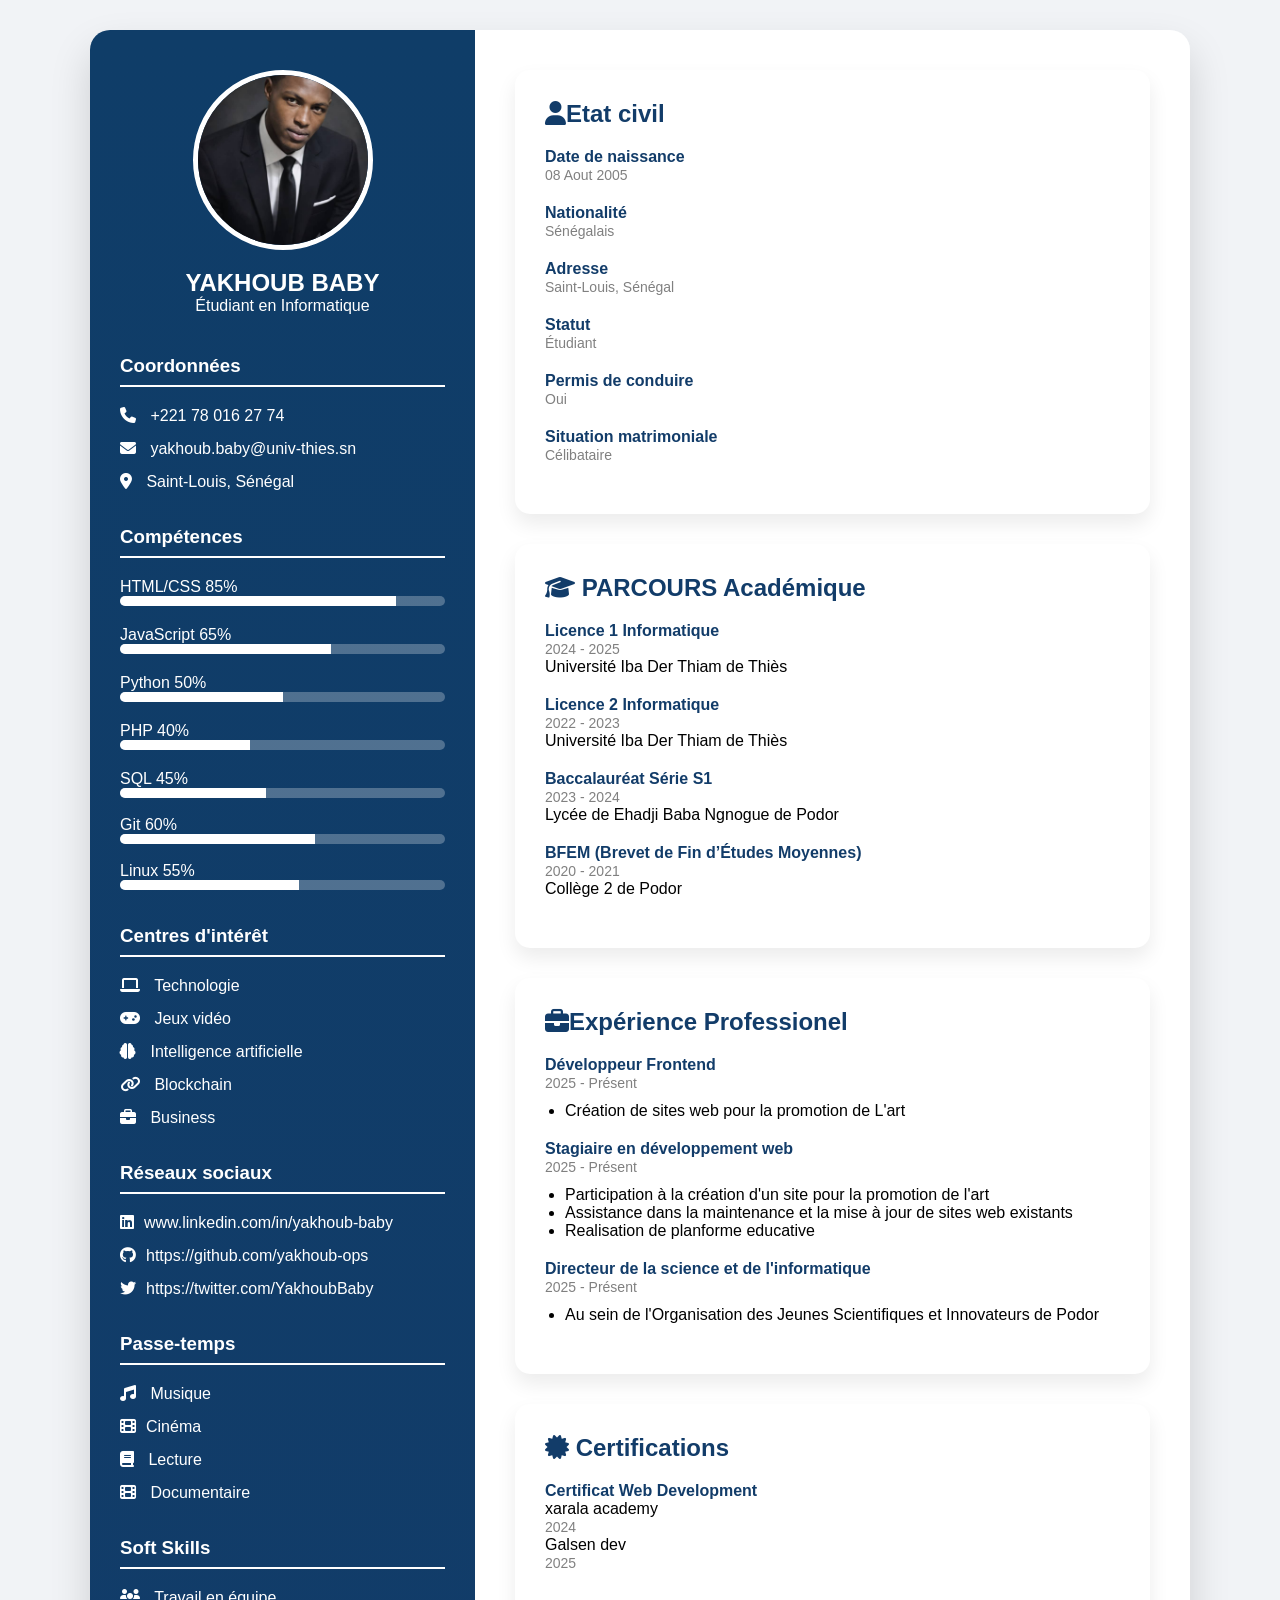
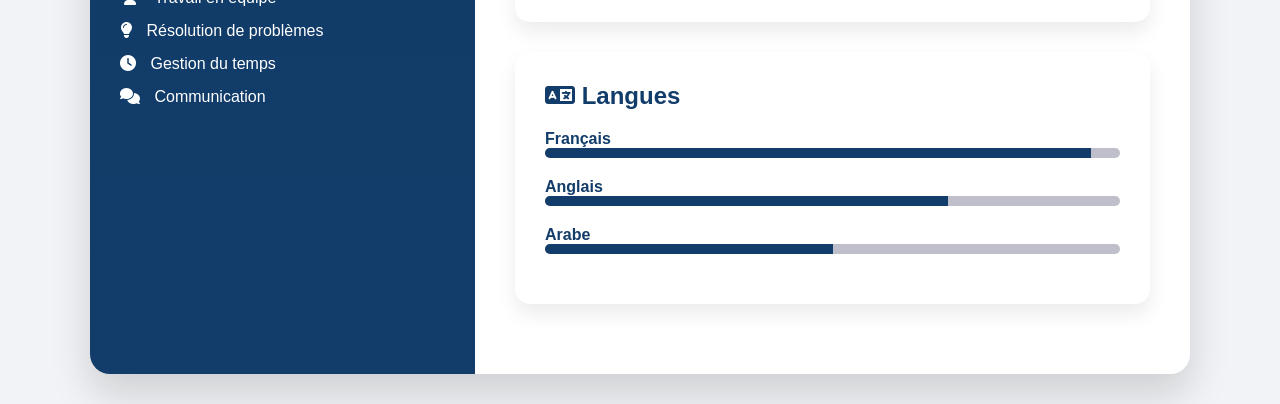
<file: index.html>
<!DOCTYPE html>
<html lang="fr">
<head>
    <meta charset="UTF-8">
    <meta name="viewport" content="width=device-width, initial-scale=1.0">
    <title>CV Professionnel</title>

    <!-- Font Awesome -->
    <link rel="stylesheet"
    href="https://cdnjs.cloudflare.com/ajax/libs/font-awesome/6.5.0/css/all.min.css">

    <link rel="stylesheet" href="../css/cv.css">
</head>
<body>

<div class="container">
 
    <!-- LEFT -->
    <aside class="left">

        <div class="profile">
            <img src="../image/photo1.jpeg" alt="photo">
            <h2>YAKHOUB BABY</h2>
            <p>Étudiant en Informatique</p>
        </div>

        <div class="section">
            <h3>Coordonnées</h3>
            <p><i class="fa-solid fa-phone"></i> +221 78 016 27 74</p>
            <p><i class="fa-solid fa-envelope"></i> yakhoub.baby@univ-thies.sn</p>
            <p><i class="fa-solid fa-location-dot"></i> Saint-Louis, Sénégal</p>
        </div>

        <div class="section">
            <h3>Compétences</h3>

            <div class="skill">
                <span>HTML/CSS</span>
                <span>85%</span>
                <div class="progress"><div data-width="85%"></div></div>
            </div>

            <div class="skill">
                <span>JavaScript</span>
                <span>65%</span>
                <div class="progress"><div data-width="65%"></div></div>
            </div>

            <div class="skill">
                <span>Python</span>
                <span>50%</span>
                <div class="progress"><div data-width="50%"></div></div>
            </div>
            
            <div class="skill">
                <span>PHP</span>
                <span>40%</span>
                <div class="progress"><div data-width="40%"></div></div>
            </div>

            <div class="skill">
                <span>SQL</span>
                <span>45%</span>
                <div class="progress"><div data-width="45%"></div> 
            </div><br>

            <div class="skill">
                <span>Git</span>
                <span>60%</span>
                <div class="progress"><div data-width="60%"></div>
            </div> <br>
            
            <div class="skill">
                <span>Linux</span>
                <span>55%</span>
                <div class="progress"><div data-width="55%"></div>  
            </div>

            
        </div>

        <div class="section">
            <h3>Centres d'intérêt</h3>
            <p><i class="fa-solid fa-laptop"></i> Technologie</p>
            <p><i class="fa-solid fa-gamepad"></i> Jeux vidéo</p>
            <p><i class="fa-solid fa-brain"></i> Intelligence artificielle</p>
            <p><i class="fa-solid fa-link"></i> Blockchain</p>
            <p><i class="fa-solid fa-briefcase"></i> Business</p>
        </div>

        <div class="section">
            <h3>Réseaux sociaux</h3>
            <p><i class="fa-brands fa-linkedin"></i>www.linkedin.com/in/yakhoub-baby</p>
            <p><i class="fa-brands fa-github"></i>https://github.com/yakhoub-ops</p>
            <p><i class="fa-brands fa-twitter"></i>https://twitter.com/YakhoubBaby</p>
        </div>

        <div class="section">
            <h3>Passe-temps</h3>
            <p><i class="fa-solid fa-music"></i> Musique</p>
            <p><i class="fa-solid fa-film"></i>Cinéma</p>
            <p><i class="fa-solid fa-book"></i> Lecture</p>
            <p><i class="fa-solid fa-film"></i> Documentaire</p>
        </div>

        <div class="section">
            <h3>Soft Skills</h3>
            <p><i class="fa-solid fa-users"></i> Travail en équipe</p>
            <p><i class="fa-solid fa-lightbulb"></i> Résolution de problèmes</p>
            <p><i class="fa-solid fa-clock"></i> Gestion du temps</p>
            <p><i class="fa-solid fa-comments"></i> Communication</p>
        </div>

    </aside>


    <!-- RIGHT -->
    <main class="right">

        <section class="card">
            <h2><i class="fa-solid fa-user"></i>Etat civil</h2>
            <div class="item">
                <h4>Date de naissance</h4>
                <span>08 Aout 2005</span>
            </div>
            <div class="item">
                <h4>Nationalité</h4>
                <span>Sénégalais</span>
            </div>
            <div class="item">
                <h4>Adresse</h4>
                <span>Saint-Louis, Sénégal</span>
            </div>
            <div class="item">
                <h4>Statut</h4>
                <span>Étudiant</span>
            </div>  
            <div class="item">
                <h4>Permis de conduire</h4>
                <span>Oui</span>
            </div>
            <div class="item">
                <h4>Situation matrimoniale</h4>
                <span>Célibataire</span>
            </div>
        </section>  

        <section class="card">
            <h2><i class="fa-solid fa-graduation-cap"></i> PARCOURS Académique</h2>
            <div class="item">
                <h4>Licence 1 Informatique</h4>
                <span>2024 - 2025</span>
                <p>Université Iba Der Thiam de Thiès</p>
            </div>
            <div class="item">
                <h4>Licence 2 Informatique</h4>
                <span>2022 - 2023</span>
                <p>Université Iba Der Thiam de Thiès</p>
            </div>
            <div class="item">
                <h4>Baccalauréat Série S1</h4>
                <span>2023 - 2024</span>
                <p>Lycée de Ehadji Baba Ngnogue de Podor</p>
            </div>
            <div class="item">
                <h4>BFEM (Brevet de Fin d’Études Moyennes)</h4>
                <span>2020 - 2021</span>
                <p>Collège 2 de Podor</p>
            </div>
        </section>


        <section class="card">
            <h2><i class="fa-solid fa-briefcase"></i>Expérience Professionel</h2>

            <div class="item">
                <h4>Développeur Frontend</h4>
                <span>2025 - Présent</span>
                <ul>
                    <li>Création de sites web pour la promotion de L'art</li>
                </ul>
            </div>

            <div class="item">
                <h4>Stagiaire en développement web</h4>
                <span>2025 - Présent</span>
                <ul>
                    <li>Participation à la création d'un site pour la promotion de l'art</li>
                    <li>Assistance dans la maintenance et la mise à jour de sites web existants</li>
                    <li>Realisation de planforme educative</li>
                </ul>
            </div>

            <div class="item">
                <h4>Directeur de la science et de l'informatique</h4>
                <span>2025 - Présent</span>
                <ul>
                <li>Au sein de l'Organisation des Jeunes Scientifiques et Innovateurs de Podor</li> 
                </ul>
            </div>
        
        </section>
        
        <section class="card">
            <h2><i class="fa-solid fa-certificate"></i> Certifications</h2>

            <div class="item">
                <h4>Certificat Web Development</h4>
                <p>xarala academy</p>
                <span>2024</span>
                <p>Galsen dev</p>
                <span>2025</span>
            </div>
        </section>

        <section class="card">
            <h2><i class="fa-solid fa-language"></i> Langues</h2>

            <div class="item">
                <h4>Français</h4>
                <div class="progress1"><div data-width="95%"></div></div>
            </div>

            <div class="item">
                <h4>Anglais</h4>
                <div class="progress1"><div data-width="70%"></div></div>
            </div>
            
            <div class="item">
                <h4>Arabe</h4>
                <div class="progress1"><div data-width="50%"></div></div>
            </div>
        </section>

    
    </main>

</div>

<script src="../js/cv.js"></script>
</body> 
</html>
</file>
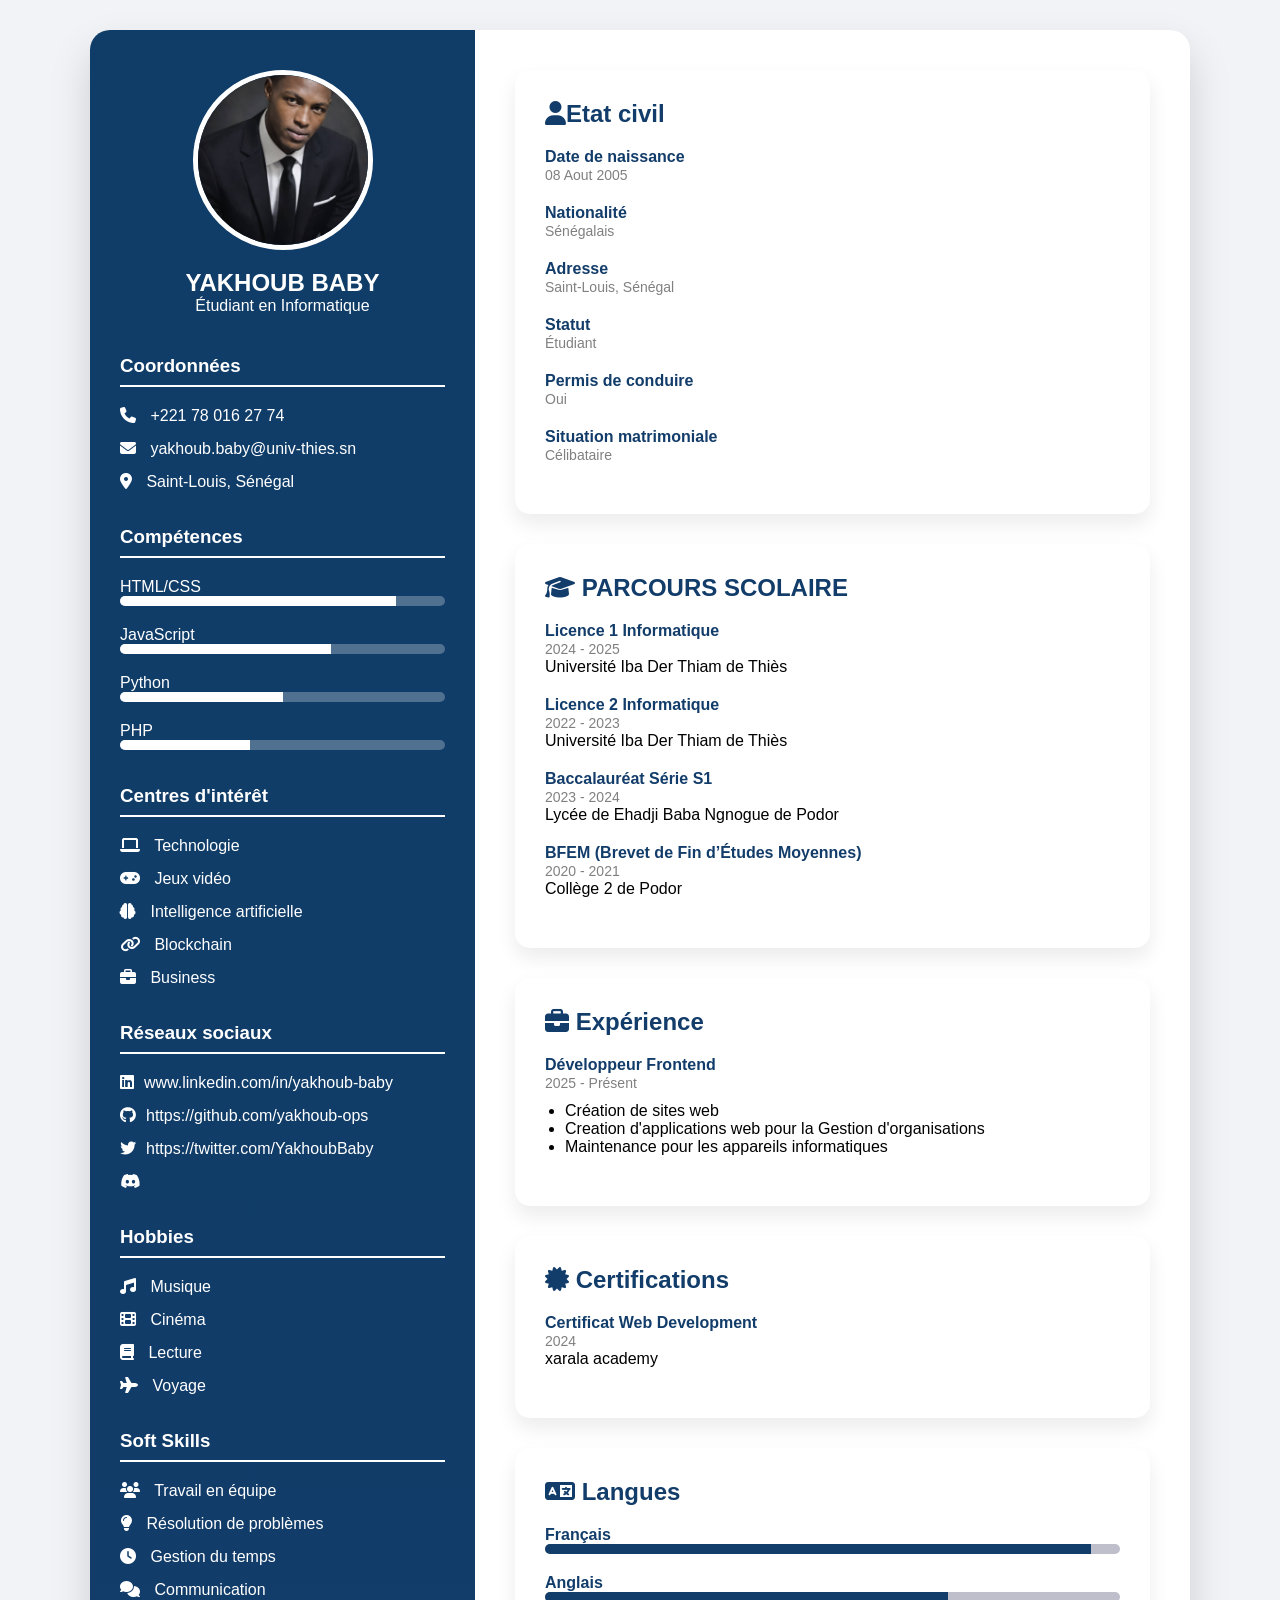
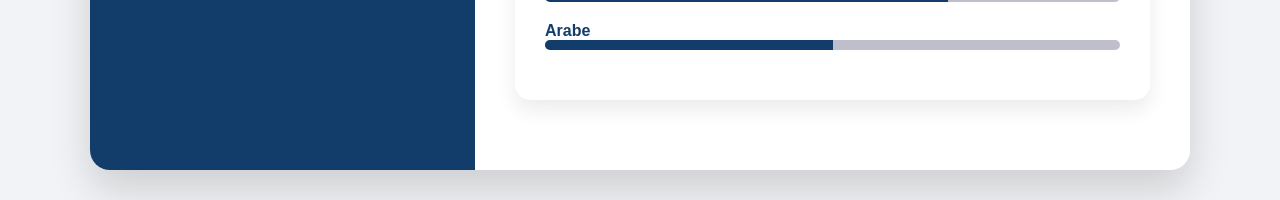
<file: html/index.html>
<!DOCTYPE html>
<html lang="fr">
<head>
    <meta charset="UTF-8">
    <meta name="viewport" content="width=device-width, initial-scale=1.0">
    <title>CV Professionnel</title>

    <!-- Font Awesome -->
    <link rel="stylesheet"
    href="https://cdnjs.cloudflare.com/ajax/libs/font-awesome/6.5.0/css/all.min.css">

    <link rel="stylesheet" href="../css/cv.css">
</head>
<body>

<div class="container">

    <!-- LEFT -->
    <aside class="left">

        <div class="profile">
            <img src="../image/photo1.jpeg" alt="photo">
            <h2>YAKHOUB BABY</h2>
            <p>Étudiant en Informatique</p>
        </div>

        <div class="section">
            <h3>Coordonnées</h3>
            <p><i class="fa-solid fa-phone"></i> +221 78 016 27 74</p>
            <p><i class="fa-solid fa-envelope"></i> yakhoub.baby@univ-thies.sn</p>
            <p><i class="fa-solid fa-location-dot"></i> Saint-Louis, Sénégal</p>
        </div>

        <div class="section">
            <h3>Compétences</h3>

            <div class="skill">
                <span>HTML/CSS</span>
                <div class="progress"><div data-width="85%"></div></div>
            </div>

            <div class="skill">
                <span>JavaScript</span>
                <div class="progress"><div data-width="65%"></div></div>
            </div>

            <div class="skill">
                <span>Python</span>
                <div class="progress"><div data-width="50%"></div></div>
            </div>
            
            <div class="skill">
                <span>PHP</span>
                <div class="progress"><div data-width="40%"></div></div>
            </div>
        </div>

        <div class="section">
            <h3>Centres d'intérêt</h3>
            <p><i class="fa-solid fa-laptop"></i> Technologie</p>
            <p><i class="fa-solid fa-gamepad"></i> Jeux vidéo</p>
            <p><i class="fa-solid fa-brain"></i> Intelligence artificielle</p>
            <p><i class="fa-solid fa-link"></i> Blockchain</p>
            <p><i class="fa-solid fa-briefcase"></i> Business</p>
        </div>

        <div class="section">
            <h3>Réseaux sociaux</h3>
            <p><i class="fa-brands fa-linkedin"></i>www.linkedin.com/in/yakhoub-baby</p>
            <p><i class="fa-brands fa-github"></i>https://github.com/yakhoub-ops</p>
            <p><i class="fa-brands fa-twitter"></i>https://twitter.com/YakhoubBaby</p>
            <p><i class="fa-brands fa-discord"></i></p>
        </div>

        <div class="section">
            <h3>Hobbies</h3>
            <p><i class="fa-solid fa-music"></i> Musique</p>
            <p><i class="fa-solid fa-film"></i> Cinéma</p>
            <p><i class="fa-solid fa-book"></i> Lecture</p>
            <p><i class="fa-solid fa-plane"></i> Voyage</p>
        </div>

        <div class="section">
            <h3>Soft Skills</h3>
            <p><i class="fa-solid fa-users"></i> Travail en équipe</p>
            <p><i class="fa-solid fa-lightbulb"></i> Résolution de problèmes</p>
            <p><i class="fa-solid fa-clock"></i> Gestion du temps</p>
            <p><i class="fa-solid fa-comments"></i> Communication</p>
        </div>

    </aside>


    <!-- RIGHT -->
    <main class="right">

        <section class="card">
            <h2><i class="fa-solid fa-user"></i>Etat civil</h2>
            <div class="item">
                <h4>Date de naissance</h4>
                <span>08 Aout 2005</span>
            </div>
            <div class="item">
                <h4>Nationalité</h4>
                <span>Sénégalais</span>
            </div>
            <div class="item">
                <h4>Adresse</h4>
                <span>Saint-Louis, Sénégal</span>
            </div>
            <div class="item">
                <h4>Statut</h4>
                <span>Étudiant</span>
            </div>  
            <div class="item">
                <h4>Permis de conduire</h4>
                <span>Oui</span>
            </div>
            <div class="item">
                <h4>Situation matrimoniale</h4>
                <span>Célibataire</span>
            </div>
        </section>  

        <section class="card">
            <h2><i class="fa-solid fa-graduation-cap"></i> PARCOURS SCOLAIRE</h2>
            <div class="item">
                <h4>Licence 1 Informatique</h4>
                <span>2024 - 2025</span>
                <p>Université Iba Der Thiam de Thiès</p>
            </div>
            <div class="item">
                <h4>Licence 2 Informatique</h4>
                <span>2022 - 2023</span>
                <p>Université Iba Der Thiam de Thiès</p>
            </div>
            <div class="item">
                <h4>Baccalauréat Série S1</h4>
                <span>2023 - 2024</span>
                <p>Lycée de Ehadji Baba Ngnogue de Podor</p>
            </div>
            <div class="item">
                <h4>BFEM (Brevet de Fin d’Études Moyennes)</h4>
                <span>2020 - 2021</span>
                <p>Collège 2 de Podor</p>
            </div>
        </section>


        <section class="card">
            <h2><i class="fa-solid fa-briefcase"></i> Expérience</h2>

            <div class="item">
                <h4>Développeur Frontend</h4>
                <span>2025 - Présent</span>
                <ul>
                    <li>Création de sites web</li>
                    <li>Creation d'applications web pour la Gestion d'organisations</li>
                    <li>Maintenance pour les appareils informatiques</li>
                </ul>
            </div>
        </section>
        
        <section class="card">
            <h2><i class="fa-solid fa-certificate"></i> Certifications</h2>

            <div class="item">
                <h4>Certificat Web Development</h4>
                <span>2024</span>
                <p>xarala academy</p>
            </div>
        </section>

        <section class="card">
            <h2><i class="fa-solid fa-language"></i> Langues</h2>

            <div class="item">
                <h4>Français</h4>
                <div class="progress1"><div data-width="95%"></div></div>
            </div>

            <div class="item">
                <h4>Anglais</h4>
                <div class="progress1"><div data-width="70%"></div></div>
            </div>
            
            <div class="item">
                <h4>Arabe</h4>
                <div class="progress1"><div data-width="50%"></div></div>
            </div>
        </section>

    
    </main>

</div>

<script src="../js/cv.js"></script>
</body> 
</html>
</file>
<file: css/cv.css>
*{
    margin:0;
    padding:0;
    box-sizing:border-box;
    font-family:Arial,sans-serif;
}

body{
    background:#f1f3f6;
    transition:.4s;
}

.container{
    max-width:1100px;
    margin:30px auto;
    display:flex;
    border-radius:20px;
    overflow:hidden;
    box-shadow:0 20px 40px rgba(0,0,0,.15);
}

/* LEFT */

.left{
    width:35%;
    background:linear-gradient(180deg,#0f3d68,#123c69);
    color:white;
    padding:40px 30px;
}

.profile{
    text-align:center;
    margin-bottom:40px;
    animation:fadeDown 1s ease;
}

.profile img{
    width:180px;
    height:180px;
    border-radius:50%;
    object-fit:cover;
    border:5px solid white;
    transition:.4s;
}

.profile img:hover{
    transform:scale(1.05);
}

.profile h2{
    margin-top:15px;
}

.section{
    margin-top:35px;
    animation:fadeLeft 1s ease;
}

.section h3{
    margin-bottom:20px;
    border-bottom:2px solid white;
    padding-bottom:8px;
}

.section p{
    margin:15px 0;
}

.section i{
    margin-right:10px;
}

.skill{
    margin-bottom:20px;
}

.progress{
    width:100%;
    height:10px;
    background:#ffffff44;
    border-radius:20px;
    overflow:hidden;
}

.progress div{
    width:0;
    height:100%;
    background:white;
    transition:2s;
}

.progress1{
    width:100%;
    height:10px;
    background:#b7b7c5e1;
    border-radius:20px;
    overflow:hidden;
}

.progress1 div{
    width:0;
    height:100%;
    background:#123c69;
    transition:2s;
}

/* RIGHT */

.right{
    width:65%;
    padding:40px;
    background:white;
}

.card{
    background:#fff;
    padding:30px;
    border-radius:15px;
    box-shadow:0 10px 20px rgba(0,0,0,.08);
    margin-bottom:30px;
    animation:fadeUp 1s ease;
}

.card:hover{
    transform:translateY(-5px);
    transition:.3s;
}

.card h2{
    color:#123c69;
    margin-bottom:20px;
}

.item{
    margin-bottom:20px;
}

.item h4{
    color:#123c69;
}

.item span{
    color:gray;
    font-size:14px;
}

.item ul{
    margin-top:10px;
    padding-left:20px;
}
</file>
